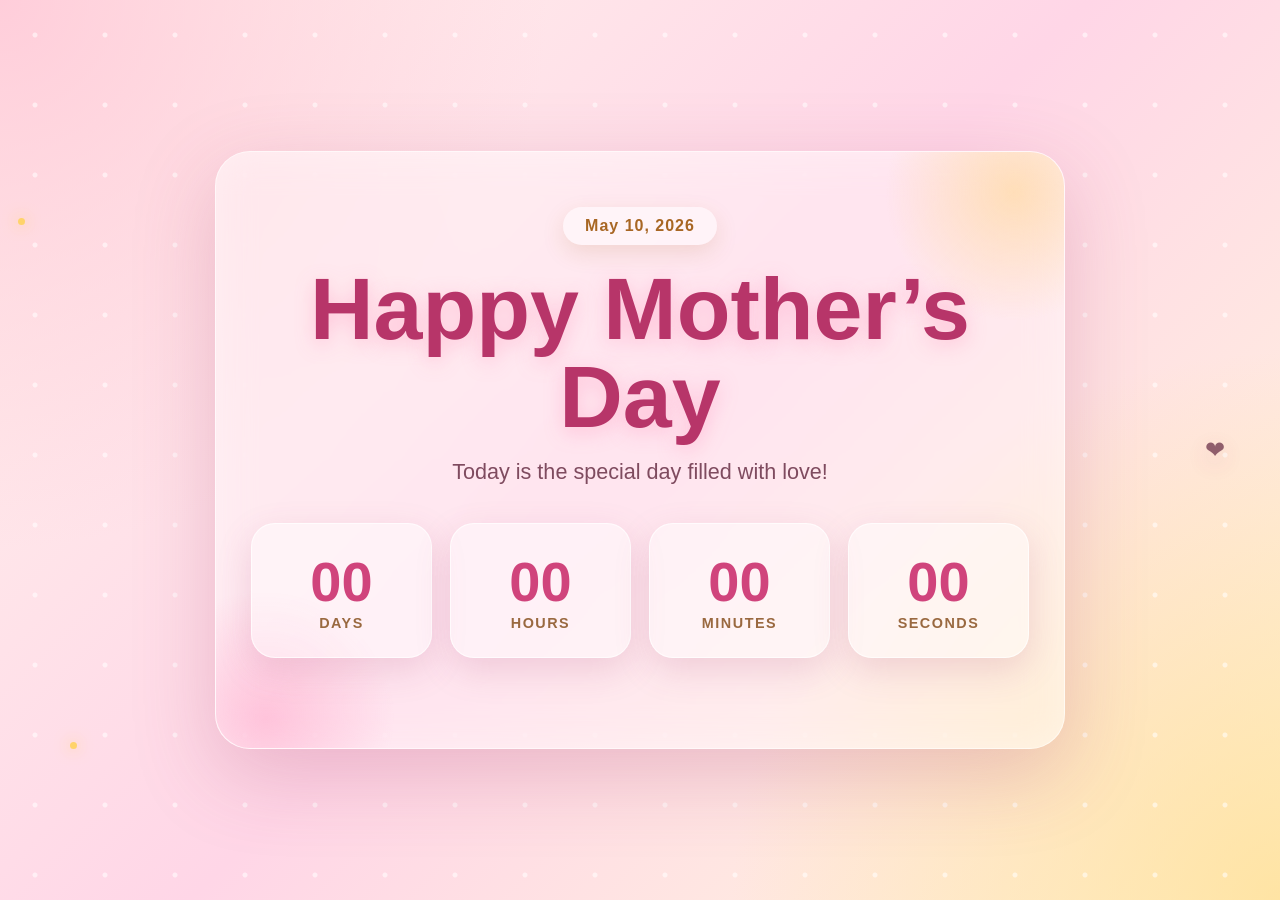
<file: index.html>
<!DOCTYPE html>
<html lang="en">

<head>
  <meta charset="UTF-8" />
  <meta name="viewport" content="width=device-width, initial-scale=1.0" />
  <title>Happy Mother’s Day</title>

  <style>
    * {
      margin: 0;
      padding: 0;
      box-sizing: border-box;
      font-family: "Poppins", "Segoe UI", sans-serif;
    }

    body {
      min-height: 100vh;
      overflow-x: hidden;
      background:
        radial-gradient(circle at top left, rgba(255, 196, 214, 0.8), transparent 35%),
        radial-gradient(circle at bottom right, rgba(255, 219, 140, 0.7), transparent 35%),
        linear-gradient(135deg, #fff4ec, #ffd6e7, #fff8dc);
      display: flex;
      align-items: center;
      justify-content: center;
      padding: 25px;
      color: #6b3048;
    }

    body::before {
      content: "";
      position: fixed;
      inset: 0;
      background:
        radial-gradient(circle, rgba(255, 255, 255, 0.55) 0 2px, transparent 3px);
      background-size: 70px 70px;
      animation: glowMove 10s linear infinite;
      pointer-events: none;
    }

    @keyframes glowMove {
      from {
        background-position: 0 0;
      }

      to {
        background-position: 70px 70px;
      }
    }

    .page {
      width: 100%;
      max-width: 980px;
      min-height: 620px;
      position: relative;
      display: flex;
      align-items: center;
      justify-content: center;
      animation: fadeIn 1.4s ease forwards;
      opacity: 0;
    }

    @keyframes fadeIn {
      from {
        opacity: 0;
        transform: translateY(25px);
      }

      to {
        opacity: 1;
        transform: translateY(0);
      }
    }

    .card {
      width: 100%;
      max-width: 850px;
      padding: 55px 35px;
      text-align: center;
      border-radius: 35px;
      background: rgba(255, 255, 255, 0.35);
      border: 1px solid rgba(255, 255, 255, 0.65);
      box-shadow:
        0 25px 80px rgba(170, 70, 110, 0.25),
        inset 0 0 35px rgba(255, 255, 255, 0.35);
      backdrop-filter: blur(18px);
      position: relative;
      overflow: hidden;
      z-index: 2;
    }

    .card::before {
      content: "";
      position: absolute;
      width: 260px;
      height: 260px;
      background: radial-gradient(circle, rgba(255, 215, 140, 0.55), transparent 70%);
      top: -90px;
      right: -80px;
      border-radius: 50%;
    }

    .card::after {
      content: "";
      position: absolute;
      width: 260px;
      height: 260px;
      background: radial-gradient(circle, rgba(255, 130, 180, 0.35), transparent 70%);
      bottom: -100px;
      left: -80px;
      border-radius: 50%;
    }

    .content {
      position: relative;
      z-index: 3;
    }

    .badge {
      display: inline-block;
      padding: 10px 22px;
      margin-bottom: 20px;
      border-radius: 999px;
      background: rgba(255, 255, 255, 0.5);
      color: #a86623;
      font-weight: 600;
      letter-spacing: 1px;
      box-shadow: 0 8px 22px rgba(166, 102, 35, 0.15);
    }

    h1 {
      font-size: clamp(2.7rem, 7vw, 5.5rem);
      line-height: 1;
      color: #b73569;
      text-shadow: 0 5px 20px rgba(255, 120, 170, 0.35);
      margin-bottom: 18px;
    }

    .subtitle {
      font-size: clamp(1rem, 2.5vw, 1.35rem);
      color: #7f4b5f;
      margin-bottom: 38px;
    }

    .countdown {
      display: grid;
      grid-template-columns: repeat(4, 1fr);
      gap: 18px;
      margin-bottom: 35px;
    }

    .time-box {
      padding: 25px 12px;
      border-radius: 24px;
      background: rgba(255, 255, 255, 0.45);
      border: 1px solid rgba(255, 255, 255, 0.7);
      box-shadow: 0 12px 35px rgba(173, 70, 115, 0.18);
      transition: 0.3s ease;
    }

    .time-box:hover {
      transform: translateY(-8px);
      box-shadow: 0 18px 45px rgba(173, 70, 115, 0.25);
    }

    .time-box span {
      display: block;
      font-size: clamp(2rem, 5vw, 3.5rem);
      font-weight: 800;
      color: #d0447c;
    }

    .time-box small {
      font-size: 0.9rem;
      color: #9a6940;
      text-transform: uppercase;
      letter-spacing: 1.5px;
      font-weight: 700;
    }



    @keyframes pop {
      0% {
        transform: scale(0.92);
      }

      60% {
        transform: scale(1.03);
      }

      100% {
        transform: scale(1);
      }
    }



    .floating {
      position: fixed;
      pointer-events: none;
      z-index: 1;
      animation: floatUp linear infinite;
      opacity: 0.75;
      filter: drop-shadow(0 8px 12px rgba(180, 60, 110, 0.25));
    }

    @keyframes floatUp {
      from {
        transform: translateY(110vh) rotate(0deg);
        opacity: 0;
      }

      15% {
        opacity: 0.8;
      }

      85% {
        opacity: 0.8;
      }

      to {
        transform: translateY(-15vh) rotate(360deg);
        opacity: 0;
      }
    }

    .sparkle {
      position: fixed;
      width: 7px;
      height: 7px;
      background: #ffd36a;
      border-radius: 50%;
      box-shadow: 0 0 15px #ffd36a;
      animation: sparkle 3s infinite ease-in-out;
      z-index: 1;
    }

    @keyframes sparkle {

      0%,
      100% {
        transform: scale(0.4);
        opacity: 0.3;
      }

      50% {
        transform: scale(1.3);
        opacity: 1;
      }
    }

    @media (max-width: 720px) {
      .card {
        padding: 42px 20px;
        border-radius: 28px;
      }

      .countdown {
        grid-template-columns: repeat(2, 1fr);
        gap: 14px;
      }

      .time-box {
        padding: 22px 8px;
      }
    }

    @media (max-width: 390px) {
      .countdown {
        grid-template-columns: 1fr;
      }

      button {
        width: 100%;
      }
    }
  </style>
</head>

<body>
  <div class="page">
    <main class="card">
      <div class="content">
        <div class="badge">May 10, 2026</div>

        <h1>Happy Mother’s Day</h1>

        <p class="subtitle">
          Counting down to a special day filled with love
        </p>

        <section class="countdown">
          <div class="time-box">
            <span id="days">00</span>
            <small>Days</small>
          </div>

          <div class="time-box">
            <span id="hours">00</span>
            <small>Hours</small>
          </div>

          <div class="time-box">
            <span id="minutes">00</span>
            <small>Minutes</small>
          </div>

          <div class="time-box">
            <span id="seconds">00</span>
            <small>Seconds</small>
          </div>
        </section>

      </div>
  </div>
  </main>
  </div>


  <script src="src/js/countdown.js">

  </script>
</body>

</html>
</file>
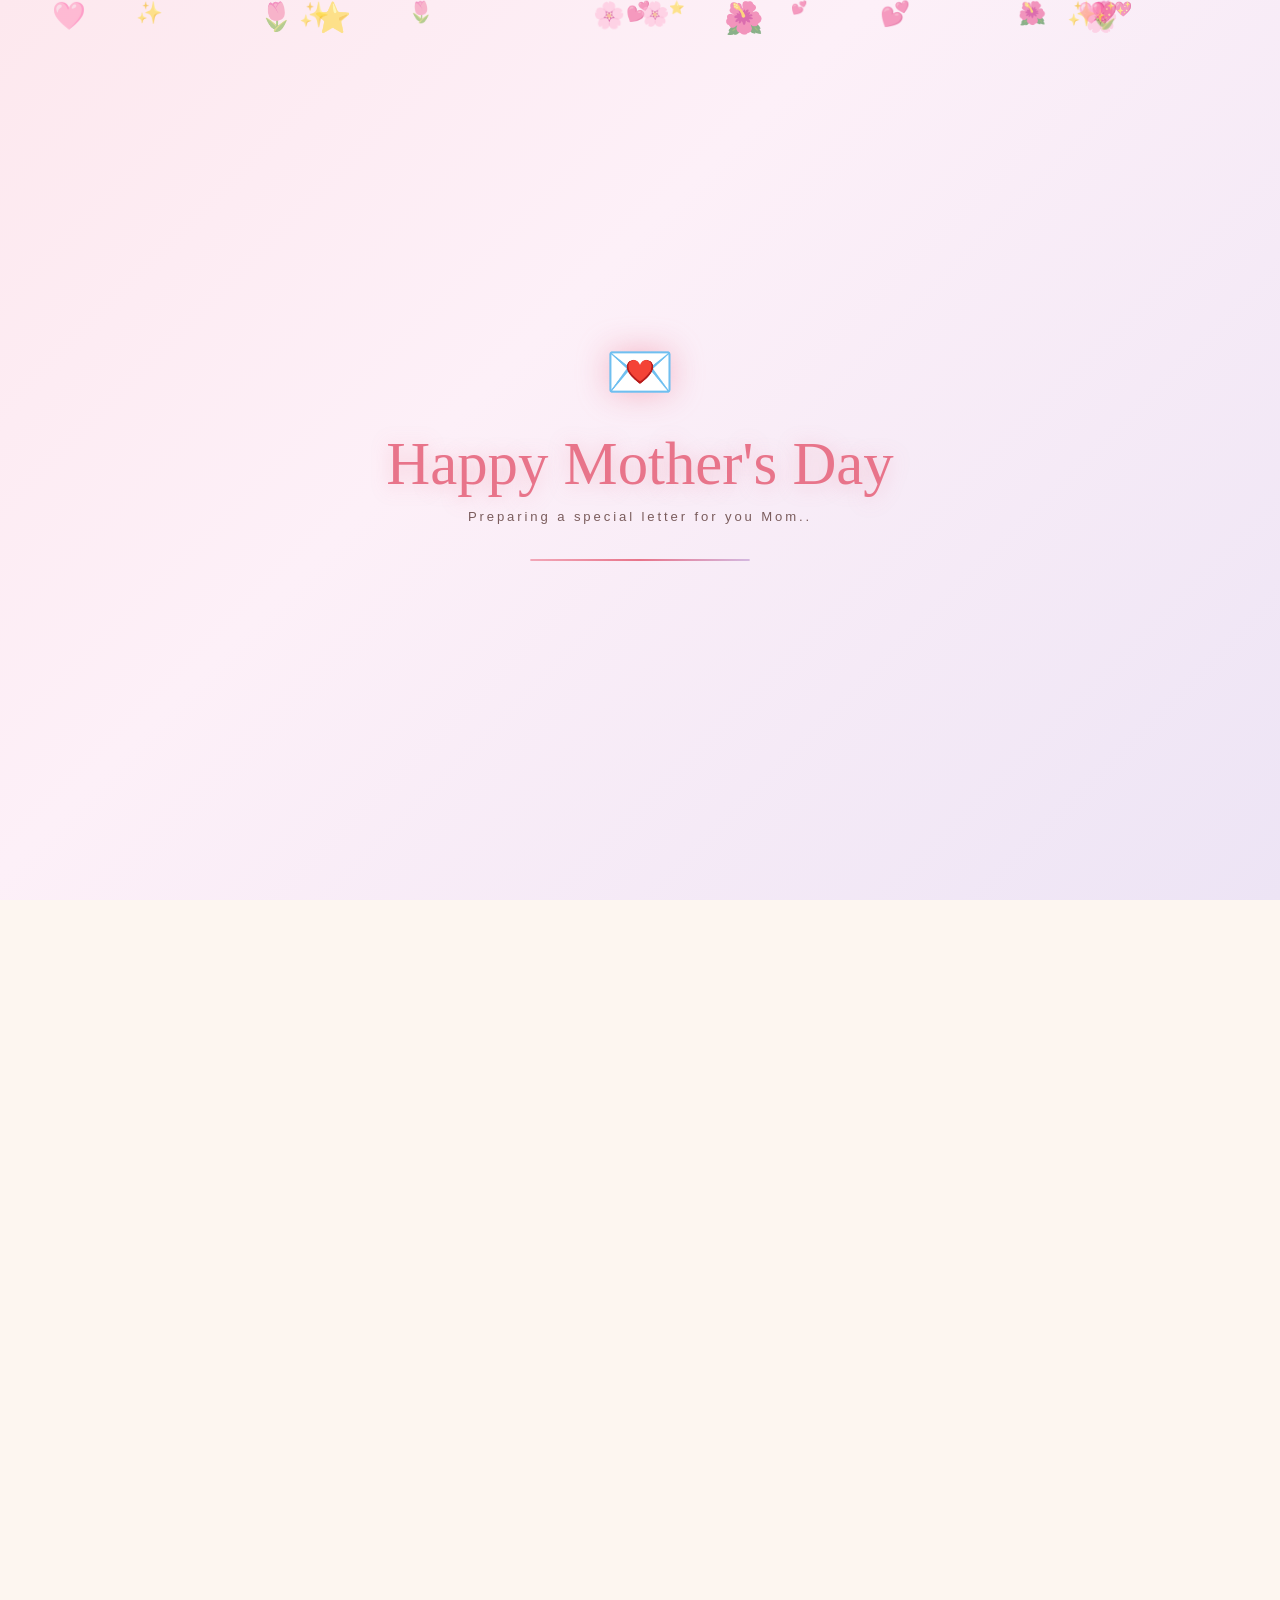
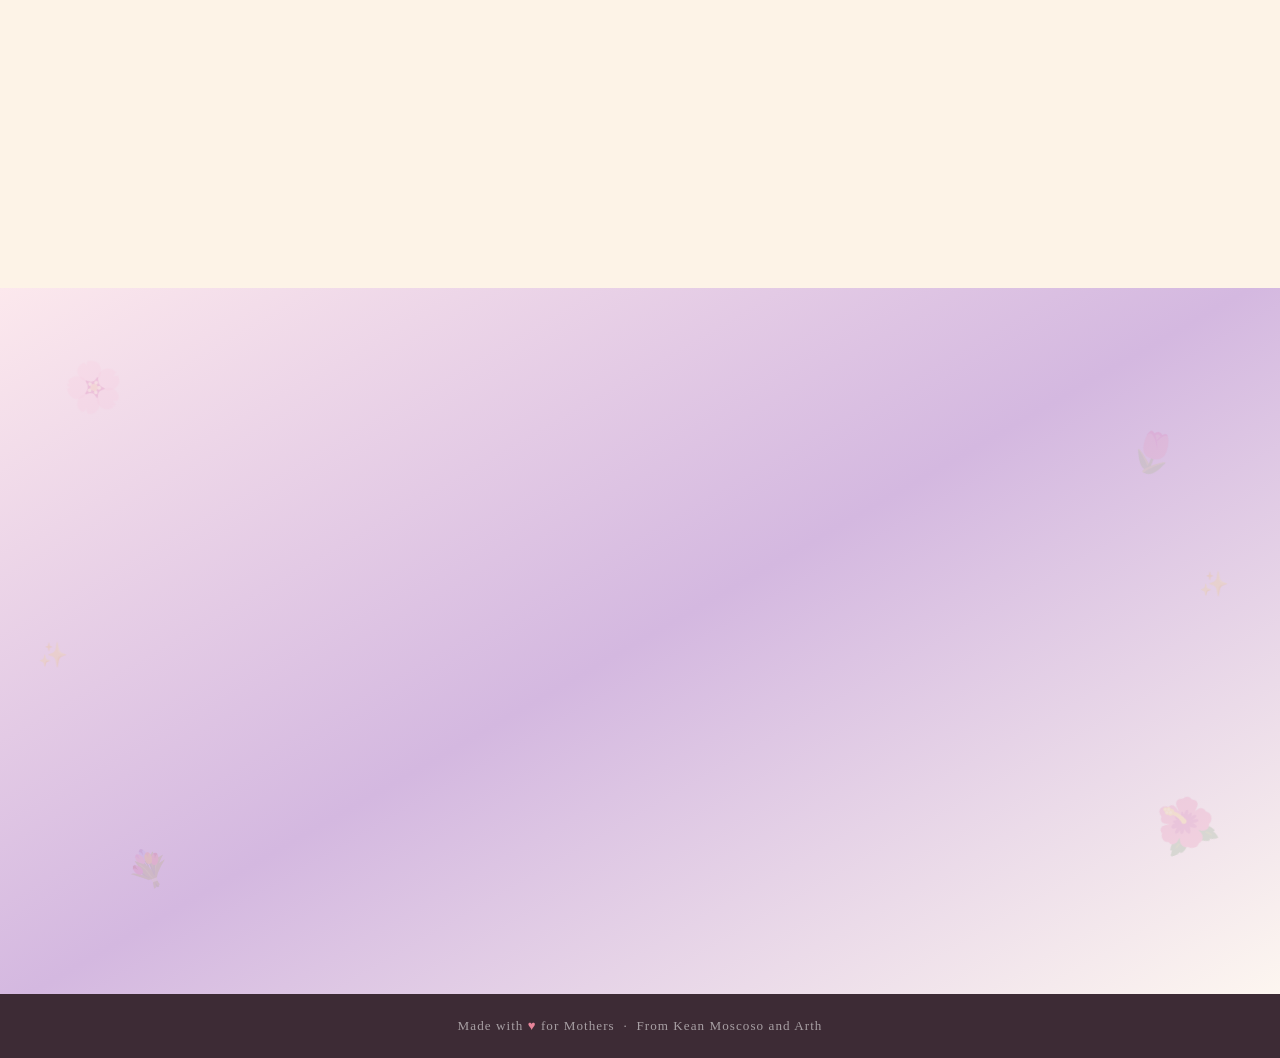
<file: happymothersday.html>
<!DOCTYPE html>
<html lang="en" class="intro-scroll">

<head>
    <meta charset="UTF-8">
    <meta name="viewport" content="width=device-width, initial-scale=1.0">
    <title>Happy Mother's Day</title>
    <link
        href="https://fonts.googleapis.com/css2?family=Playfair+Display:ital,wght@0,400;0,600;0,700;1,400;1,600&family=Lato:wght@300;400;700&family=Dancing+Script:wght@400;600;700&display=swap"
        rel="stylesheet">
    <link rel="stylesheet" href="/src/css/styles.css" />

</head>

<style>

</style>

<body class="intro">




    <nav>
        <div class="nav-inner">
            <div class="nav-brand">Mother's Day</div>
            <button class="nav-toggle" id="navToggle" type="button" aria-label="Open menu" aria-expanded="false">
                <span></span>
                <span></span>
                <span></span>
            </button>
            <ul class="nav-links" id="navLinks">
                <li><a href="#letter">Letter</a></li>
                <li><a href="#appreciation">Tribute</a></li>
                <li><a href="#final">Greeting</a></li>
            </ul>
        </div>
    </nav>

    <canvas id="particles-canvas"></canvas>


    <div id="loading">
        <div class="petals-wrap" id="petals-load"></div>
        <div class="loading-icon">💌</div>
        <div class="loading-title">Happy Mother's Day</div>
        <p class="loading-sub">Preparing a special letter for you Mom..</p>
        <div class="loading-bar-wrap">
            <div class="loading-bar"></div>
        </div>
    </div>


    <div id="page-envelope">
        <span class="float-deco" style="top:9%;left:7%;font-size:1.4rem;animation-delay:0s">🌸</span>
        <span class="float-deco" style="top:18%;right:9%;font-size:1rem;animation-delay:1s">💕</span>
        <span class="float-deco" style="bottom:14%;left:11%;font-size:1.2rem;animation-delay:.5s">🌷</span>
        <span class="float-deco" style="bottom:18%;right:7%;font-size:.9rem;animation-delay:1.5s">✨</span>
        <span class="float-deco" style="top:42%;left:3%;font-size:1.3rem;animation-delay:2s">🌺</span>
        <span class="float-deco" style="top:36%;right:4%;font-size:1rem;animation-delay:.8s">💖</span>

        <p class="env-title">A Special Letter For You</p>
        <p class="env-sub">From someone who cares deeply</p>

        <div class="env-scene" id="envScene">
            <canvas id="sparkle-canvas"></canvas>

            <div class="env-bob" id="envBob">
                <div class="env-body-wrap" id="envBody">

                    <!-- Main envelope box -->
                    <div class="env-box" id="envBox">

                        <!-- Bottom fold SVG -->
                        <svg class="env-bottom-fold" viewBox="0 0 400 220" preserveAspectRatio="none"
                            xmlns="http://www.w3.org/2000/svg">
                            <!-- left triangle fold -->
                            <polygon points="0,220 0,0 200,130" fill="rgba(232,116,138,0.1)" />
                            <!-- right triangle fold -->
                            <polygon points="400,220 400,0 200,130" fill="rgba(232,116,138,0.08)" />
                            <!-- bottom triangle fold -->
                            <polygon points="0,220 400,220 200,100" fill="rgba(232,116,138,0.12)" />
                            <!-- center diamond highlight -->
                            <polygon points="0,220 200,100 400,220" fill="rgba(255,255,255,0.12)" />
                        </svg>

                        <!-- Address area -->
                        <div class="env-address">
                            <div class="env-address-name">Happy Mothers Days</div>
                        </div>

                        <!-- Heart burst surprise -->
                        <div class="burst-heart-center" id="burstCenter">💖</div>

                        <!-- Flying hearts (positions set via JS) -->
                        <div id="heartBurst"></div>
                        <div id="driftHearts"></div>

                        <!-- Torn edge that appears after tear -->
                        <div class="env-torn-edge" id="tornEdge">
                            <svg viewBox="0 0 400 20" preserveAspectRatio="none" xmlns="http://www.w3.org/2000/svg"
                                style="width:100%;height:20px;">
                                <path d="M0,0 L12,8 L24,2 L38,12 L52,4 L65,10 L78,3 L93,14 L108,5 L120,11 L134,2 
                       L148,9 L162,3 L177,13 L192,4 L206,10 L220,1 L234,8 L248,3 L263,11 L278,5 
                       L292,13 L308,2 L322,9 L336,3 L350,12 L364,4 L378,10 L390,5 L400,8 L400,20 L0,20 Z"
                                    fill="#fce0ea" stroke="rgba(232,116,138,0.4)" stroke-width=".8" />
                            </svg>
                        </div>

                        <!-- TOP TEAR STRIP -->
                        <div class="env-top-strip" id="topStrip">
                            <!-- dashed perforation line -->
                            <div class="perf-line"></div>
                            <!-- jagged bottom of strip -->
                            <svg class="tear-edge" viewBox="0 0 400 12" preserveAspectRatio="none"
                                xmlns="http://www.w3.org/2000/svg" style="width:100%;height:12px;">
                                <path d="M0,12 L0,6 L10,10 L20,4 L32,9 L44,2 L56,8 L68,3 L80,10 L92,4 L104,9 
                       L116,2 L128,7 L140,3 L152,10 L164,5 L176,9 L188,1 L200,7 L212,3 L224,10 
                       L236,4 L248,8 L260,2 L272,9 L284,4 L296,10 L308,3 L320,8 L332,2 L344,9 
                       L356,4 L368,10 L380,3 L392,8 L400,6 L400,12 Z" fill="#fce0ea" />
                            </svg>
                            <!-- scratch text & arrow -->
                            <span class="scratch-text">✂ scratch to open ✂</span>
                            <span class="scratch-arrow">›</span>
                        </div>

                    </div><!-- env-box -->
                </div><!-- env-body-wrap -->
            </div><!-- env-bob -->

            <!-- Confetti container -->
            <div class="confetti-wrap" id="confettiWrap"></div>
        </div><!-- env-scene -->

        <p class="env-hint" id="envHint">✦ Click the envelope to scratch it open ✦</p>
    </div>

    <!-- HERO -->
    <section class="hero" id="home">
        <div class="hero-bg" id="heroBg"></div>
        <div class="hero-content">
            <div class="hero-tag">✦ A Special Tribute ✦</div>
            <h1>Happy <span>Mother's</span><br>Day</h1>
            <p>A heartfelt letter for the most loving and special person in our lives — the woman whose love,
                sacrifices, and guidance shaped us into who we are</p>
            <a href="#letter" class="btn-primary">Read the Letter ↓</a>
        </div>
        <div class="floral-divider"></div>
    </section>

    <!-- LETTER -->
    <section class="section-letter" id="letter">
        <div class="section-inner">
            <p class="section-label reveal">✦ Written with Love ✦</p>
            <h2 class="section-title reveal">A Letter For all Mothers</h2>
            <p class="section-sub reveal">From Kean Moscoso and Arth</p>
            <div class="letter-card reveal">
                <div class="letter-corner lc-tl">🌸</div>
                <div class="letter-corner lc-tr">🌷</div>
                <div class="letter-corner lc-bl">🌺</div>
                <div class="letter-corner lc-br">💐</div>

                <span class="letter-date">May 10, 2026</span>

                <div class="letter-body">
                    <p>Happy Mother's Day!</p>
                    <p>Today is a special day to honor every mother who gives love, care, patience, and strength to her
                        family. A mother’s love is one of the most beautiful gifts in life. It is full of kindness,
                        sacrifice, understanding, and comfort. Mothers are the people who guide us, protect us, and
                        support us even when life becomes difficult.</p>

                    <p>To all mothers, thank you for your endless love. Thank you for waking up every day and doing your
                        best for your family. Thank you for the sacrifices you make, even the ones that people do not
                        always see. Thank you for your patience when things are hard, your smile when others need hope,
                        and your strength when everyone else feels weak.</p>
                    <p>Thank you for being such a wonderful person. Your warmth, dedication, and gentle spirit deserve
                        recognition
                        and appreciation. I hope this Mother's Day brings you countless reasons to smile and reminds you
                        of how
                        valuable and amazing you are. May your heart always be filled with peace, your home filled with
                        happiness,
                        and your life surrounded by people who genuinely care about you.</p>
                    <p>A mother’s heart is truly special. She can carry many worries but still show love. She can be
                        tired but still care for everyone. She can face many challenges but still choose to stay strong
                        for her children and family. That kind of love is priceless and deserves to be appreciated every
                        single day, not only on Mother’s Day.</p>
                    <p>To the mothers who work hard, take care of their homes, raise their children, support their
                        families, and continue to love without expecting anything in return, you are truly amazing. Your
                        effort, kindness, and dedication make the world a better place. You are an inspiration to
                        everyone around you.</p>
                    <p>Mother’s Day reminds us to say thank you, but the truth is, one day is not enough to express how
                        much mothers mean to us. Every hug, every lesson, every word of advice, and every act of love
                        becomes a memory that stays in our hearts forever. Mothers teach us how to love, how to be
                        strong, and how to keep going in life.</p>
                    <p>To all mothers, may this day bring you happiness, peace, and love. May you feel appreciated,
                        respected, and celebrated. May your heart be filled with joy, and may you always remember how
                        important you are. You deserve all the love and blessings in the world.</p>
                    <p>My family also wants to send their warmest Mother’s Day greetings to you. They wish you good
                        health, happiness, peace, and more blessings in life. From our family to yours, we hope your
                        Mother’s Day is filled with love, joy, and beautiful moments with the people you love most.</p>
                    <p>Happy Mother’s Day to all mothers. Thank you for your love, your strength, and your beautiful
                        heart. You are truly special, and you will always be loved.</p>
                </div>
                <span class="letter-sig">From Kean Moscoso and Arth</span>

                <div class="hearts-row">💗 💗 💗 💗 💗</div>
            </div>
        </div>
    </section>


    <section class="section-appreciation" id="appreciation">
        <div class="section-inner" style="max-width:1000px;">
            <p class="section-label reveal">✦ She Is Everything ✦</p>
            <h2 class="section-title reveal">What Makes Her Extraordinary</h2>
            <p class="section-sub reveal">In every season of life, she has been all of this and more.</p>

            <div class="qualities-grid reveal">
                <div class="quality-card">
                    <span class="quality-icon">💗</span>
                    <div class="quality-title">Loving</div>
                    <div class="quality-desc">A mother’s love is a priceless gift that brings warmth, comfort, and meaning to every home.</div>
                </div>
                <div class="quality-card">
                    <span class="quality-icon">🏔️</span>
                    <div class="quality-title">Strong</div>
                    <div class="quality-desc">A mother’s strength is shown through her patience, sacrifice, and unwavering dedication.</div>
                </div>
                <div class="quality-card">
                    <span class="quality-icon">🕊️</span>
                    <div class="quality-title">Patient</div>
                    <div class="quality-desc">A mother’s focus is always guided by the well-being, happiness, and future of her family.
                    </div>
                </div>
                <div class="quality-card">
                    <span class="quality-icon">🌷</span>
                    <div class="quality-title">Caring</div>
                    <div class="quality-desc">A mother’s caring heart provides support, kindness, and comfort in every moment.</div>
                </div>
                <div class="quality-card">
                    <span class="quality-icon">✨</span>
                    <div class="quality-title">Inspiring</div>
                    <div class="quality-desc">A mother’s love and strength inspire us to become better, kinder, and more grateful individuals.
                    </div>
                </div>
            </div>
        </div>
    </section>


    <section class="section-final" id="final">
        <div class="floating-flowers" style="top:10%;left:5%;transform:rotate(-15deg);font-size:3rem;">🌸</div>
        <div class="floating-flowers" style="top:20%;right:8%;transform:rotate(20deg);font-size:2.5rem;">🌷</div>
        <div class="floating-flowers" style="bottom:15%;left:10%;transform:rotate(10deg);font-size:2rem;">💐</div>
        <div class="floating-flowers" style="bottom:20%;right:5%;transform:rotate(-20deg);font-size:3rem;">🌺</div>
        <div class="floating-flowers" style="top:50%;left:3%;font-size:1.5rem;">✨</div>
        <div class="floating-flowers" style="top:40%;right:4%;font-size:1.5rem;">✨</div>

        <div style="position:relative;z-index:1;">
            <div class="sparkle-row reveal">✨ 🌸 💗 🌸 ✨</div>
            <span class="final-title reveal">Happy Mother's Day</span>
            <p class="final-message reveal">
                "Thank you for your endless love, silent sacrifices, and unwavering care.<br>
                You are truly loved, deeply appreciated, and forever treasured.<br>
                <em>Happy Mother's Day.</em>"
            </p>
            <div style="margin-bottom:2rem;" class="reveal">
                <span
                    style="font-family:'Playfair Display',serif;font-size:1rem;color:var(--textl);letter-spacing:.05em;">
                    By: </span>
                <span style="font-family:'Dancing Script',cursive;font-size:1.3rem;color:var(--rose);">Kean Moscoso and Arth
                    💗</span>
                <div id="burstContainer" style="position:absolute;inset:0;pointer-events:none;overflow:hidden;"></div>
    </section>

    <footer>
        <p>Made with <span>♥</span> for Mothers &nbsp;·&nbsp; From Kean Moscoso and Arth</p>
    </footer>

<script>
   if (localStorage.getItem("surpriseUnlocked") !== "yes") {
    window.location.replace("/");
   }else {
    // clear the flag so it doesn't persist on future visits
    localStorage.removeItem("surpriseUnlocked");
   }
</script>

    <script src="/src/js/script.js"></script>

</body>

</html>
</file>
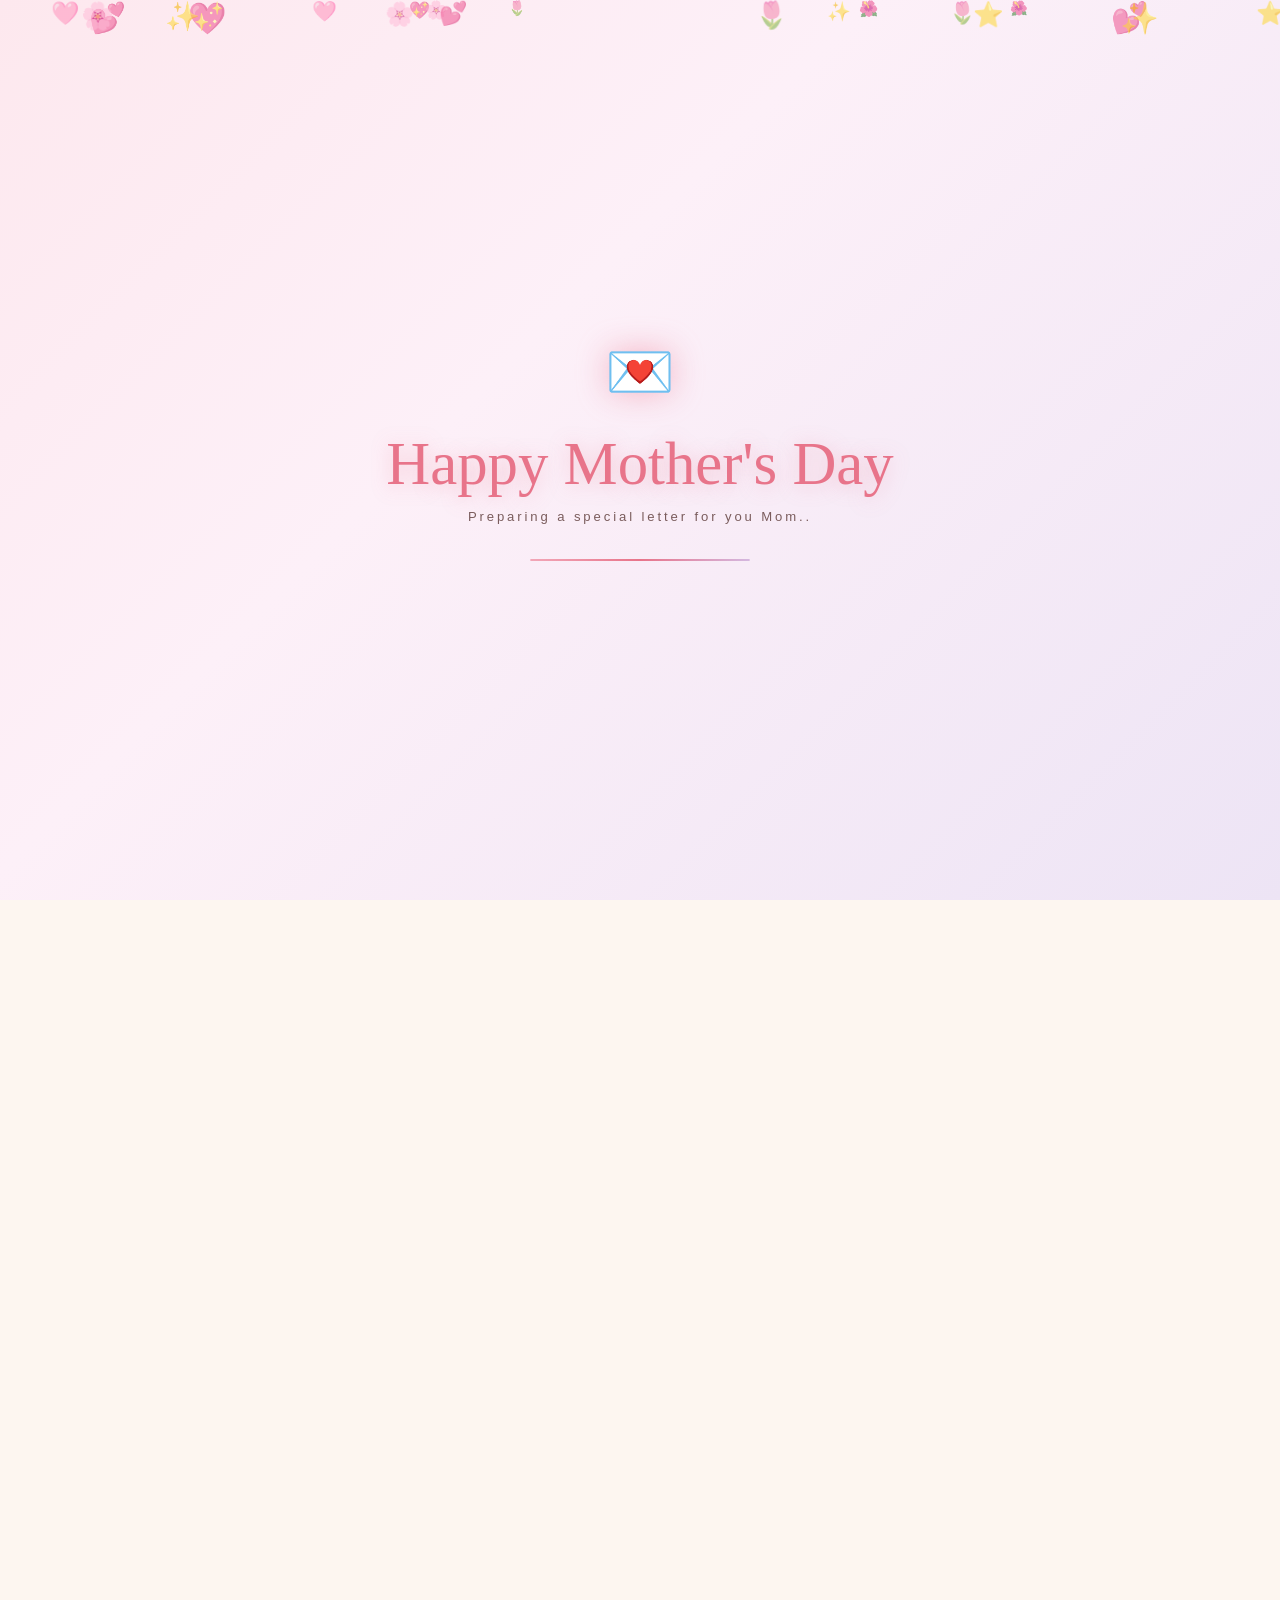
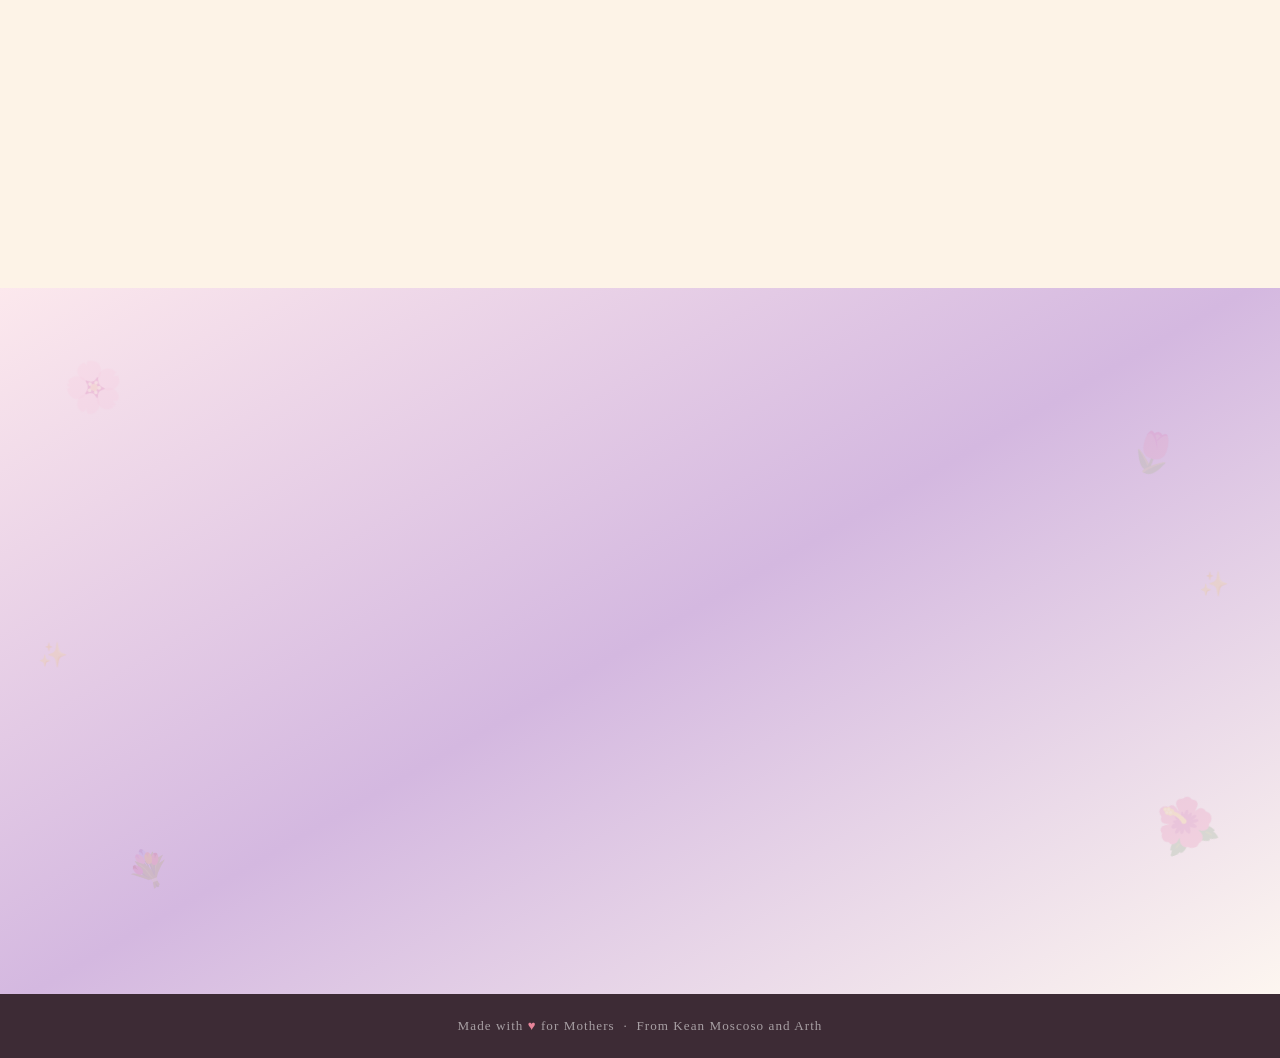
<file: public/secret/happymothersday.html>
<!DOCTYPE html>
<html lang="en" class="intro-scroll">

<head>
    <meta charset="UTF-8">
    <meta name="viewport" content="width=device-width, initial-scale=1.0">
    <title>Happy Mother's Day</title>
    <link
        href="https://fonts.googleapis.com/css2?family=Playfair+Display:ital,wght@0,400;0,600;0,700;1,400;1,600&family=Lato:wght@300;400;700&family=Dancing+Script:wght@400;600;700&display=swap"
        rel="stylesheet">
    <link rel="stylesheet" href="/src/css/styles.css" />

</head>

<style>

</style>

<body class="intro">




    <nav>
        <div class="nav-inner">
            <div class="nav-brand">Mother's Day</div>
            <button class="nav-toggle" id="navToggle" type="button" aria-label="Open menu" aria-expanded="false">
                <span></span>
                <span></span>
                <span></span>
            </button>
            <ul class="nav-links" id="navLinks">
                <li><a href="#letter">Letter</a></li>
                <li><a href="#appreciation">Tribute</a></li>
                <li><a href="#final">Greeting</a></li>
            </ul>
        </div>
    </nav>

    <canvas id="particles-canvas"></canvas>


    <div id="loading">
        <div class="petals-wrap" id="petals-load"></div>
        <div class="loading-icon">💌</div>
        <div class="loading-title">Happy Mother's Day</div>
        <p class="loading-sub">Preparing a special letter for you Mom..</p>
        <div class="loading-bar-wrap">
            <div class="loading-bar"></div>
        </div>
    </div>


    <div id="page-envelope">
        <span class="float-deco" style="top:9%;left:7%;font-size:1.4rem;animation-delay:0s">🌸</span>
        <span class="float-deco" style="top:18%;right:9%;font-size:1rem;animation-delay:1s">💕</span>
        <span class="float-deco" style="bottom:14%;left:11%;font-size:1.2rem;animation-delay:.5s">🌷</span>
        <span class="float-deco" style="bottom:18%;right:7%;font-size:.9rem;animation-delay:1.5s">✨</span>
        <span class="float-deco" style="top:42%;left:3%;font-size:1.3rem;animation-delay:2s">🌺</span>
        <span class="float-deco" style="top:36%;right:4%;font-size:1rem;animation-delay:.8s">💖</span>

        <p class="env-title">A Special Letter For You</p>
        <p class="env-sub">From someone who cares deeply</p>

        <div class="env-scene" id="envScene">
            <canvas id="sparkle-canvas"></canvas>

            <div class="env-bob" id="envBob">
                <div class="env-body-wrap" id="envBody">

                    <!-- Main envelope box -->
                    <div class="env-box" id="envBox">

                        <!-- Bottom fold SVG -->
                        <svg class="env-bottom-fold" viewBox="0 0 400 220" preserveAspectRatio="none"
                            xmlns="http://www.w3.org/2000/svg">
                            <!-- left triangle fold -->
                            <polygon points="0,220 0,0 200,130" fill="rgba(232,116,138,0.1)" />
                            <!-- right triangle fold -->
                            <polygon points="400,220 400,0 200,130" fill="rgba(232,116,138,0.08)" />
                            <!-- bottom triangle fold -->
                            <polygon points="0,220 400,220 200,100" fill="rgba(232,116,138,0.12)" />
                            <!-- center diamond highlight -->
                            <polygon points="0,220 200,100 400,220" fill="rgba(255,255,255,0.12)" />
                        </svg>

                        <!-- Address area -->
                        <div class="env-address">
                            <div class="env-address-name">happy Mothers Days</div>
                        </div>

                        <!-- Heart burst surprise -->
                        <div class="burst-heart-center" id="burstCenter">💖</div>

                        <!-- Flying hearts (positions set via JS) -->
                        <div id="heartBurst"></div>
                        <div id="driftHearts"></div>

                        <!-- Torn edge that appears after tear -->
                        <div class="env-torn-edge" id="tornEdge">
                            <svg viewBox="0 0 400 20" preserveAspectRatio="none" xmlns="http://www.w3.org/2000/svg"
                                style="width:100%;height:20px;">
                                <path d="M0,0 L12,8 L24,2 L38,12 L52,4 L65,10 L78,3 L93,14 L108,5 L120,11 L134,2 
                       L148,9 L162,3 L177,13 L192,4 L206,10 L220,1 L234,8 L248,3 L263,11 L278,5 
                       L292,13 L308,2 L322,9 L336,3 L350,12 L364,4 L378,10 L390,5 L400,8 L400,20 L0,20 Z"
                                    fill="#fce0ea" stroke="rgba(232,116,138,0.4)" stroke-width=".8" />
                            </svg>
                        </div>

                        <!-- TOP TEAR STRIP -->
                        <div class="env-top-strip" id="topStrip">
                            <!-- dashed perforation line -->
                            <div class="perf-line"></div>
                            <!-- jagged bottom of strip -->
                            <svg class="tear-edge" viewBox="0 0 400 12" preserveAspectRatio="none"
                                xmlns="http://www.w3.org/2000/svg" style="width:100%;height:12px;">
                                <path d="M0,12 L0,6 L10,10 L20,4 L32,9 L44,2 L56,8 L68,3 L80,10 L92,4 L104,9 
                       L116,2 L128,7 L140,3 L152,10 L164,5 L176,9 L188,1 L200,7 L212,3 L224,10 
                       L236,4 L248,8 L260,2 L272,9 L284,4 L296,10 L308,3 L320,8 L332,2 L344,9 
                       L356,4 L368,10 L380,3 L392,8 L400,6 L400,12 Z" fill="#fce0ea" />
                            </svg>
                            <!-- scratch text & arrow -->
                            <span class="scratch-text">✂ scratch to open ✂</span>
                            <span class="scratch-arrow">›</span>
                        </div>

                    </div><!-- env-box -->
                </div><!-- env-body-wrap -->
            </div><!-- env-bob -->

            <!-- Confetti container -->
            <div class="confetti-wrap" id="confettiWrap"></div>
        </div><!-- env-scene -->

        <p class="env-hint" id="envHint">✦ Click the envelope to scratch it open ✦</p>
    </div>

    <!-- HERO -->
    <section class="hero" id="home">
        <div class="hero-bg" id="heroBg"></div>
        <div class="hero-content">
            <div class="hero-tag">✦ A Special Tribute ✦</div>
            <h1>Happy <span>Mother's</span><br>Day</h1>
            <p>A heartfelt letter for the most loving and special person in our lives — the woman whose love,
                sacrifices, and guidance shaped us into who we are</p>
            <a href="#letter" class="btn-primary">Read the Letter ↓</a>
        </div>
        <div class="floral-divider"></div>
    </section>

    <!-- LETTER -->
    <section class="section-letter" id="letter">
        <div class="section-inner">
            <p class="section-label reveal">✦ Written with Love ✦</p>
            <h2 class="section-title reveal">A Letter For all Mothers</h2>
            <p class="section-sub reveal">From Kean Moscoso and Arth</p>
            <div class="letter-card reveal">
                <div class="letter-corner lc-tl">🌸</div>
                <div class="letter-corner lc-tr">🌷</div>
                <div class="letter-corner lc-bl">🌺</div>
                <div class="letter-corner lc-br">💐</div>

                <span class="letter-date">May 10, 2026</span>

                <div class="letter-body">
                    <p>Happy Mother's Day!</p>
                    <p>Today is a special day to honor every mother who gives love, care, patience, and strength to her
                        family. A mother’s love is one of the most beautiful gifts in life. It is full of kindness,
                        sacrifice, understanding, and comfort. Mothers are the people who guide us, protect us, and
                        support us even when life becomes difficult.</p>

                    <p>To all mothers, thank you for your endless love. Thank you for waking up every day and doing your
                        best for your family. Thank you for the sacrifices you make, even the ones that people do not
                        always see. Thank you for your patience when things are hard, your smile when others need hope,
                        and your strength when everyone else feels weak.</p>
                    <p>Thank you for being such a wonderful person. Your warmth, dedication, and gentle spirit deserve
                        recognition
                        and appreciation. I hope this Mother's Day brings you countless reasons to smile and reminds you
                        of how
                        valuable and amazing you are. May your heart always be filled with peace, your home filled with
                        happiness,
                        and your life surrounded by people who genuinely care about you.</p>
                    <p>A mother’s heart is truly special. She can carry many worries but still show love. She can be
                        tired but still care for everyone. She can face many challenges but still choose to stay strong
                        for her children and family. That kind of love is priceless and deserves to be appreciated every
                        single day, not only on Mother’s Day.</p>
                    <p>To the mothers who work hard, take care of their homes, raise their children, support their
                        families, and continue to love without expecting anything in return, you are truly amazing. Your
                        effort, kindness, and dedication make the world a better place. You are an inspiration to
                        everyone around you.</p>
                    <p>Mother’s Day reminds us to say thank you, but the truth is, one day is not enough to express how
                        much mothers mean to us. Every hug, every lesson, every word of advice, and every act of love
                        becomes a memory that stays in our hearts forever. Mothers teach us how to love, how to be
                        strong, and how to keep going in life.</p>
                    <p>To all mothers, may this day bring you happiness, peace, and love. May you feel appreciated,
                        respected, and celebrated. May your heart be filled with joy, and may you always remember how
                        important you are. You deserve all the love and blessings in the world.</p>
                    <p>My family also wants to send their warmest Mother’s Day greetings to you. They wish you good
                        health, happiness, peace, and more blessings in life. From our family to yours, we hope your
                        Mother’s Day is filled with love, joy, and beautiful moments with the people you love most.</p>
                    <p>Happy Mother’s Day to all mothers. Thank you for your love, your strength, and your beautiful
                        heart. You are truly special, and you will always be loved.</p>
                </div>
                <span class="letter-sig">From Kean Moscoso and Arth</span>

                <div class="hearts-row">💗 💗 💗 💗 💗</div>
            </div>
        </div>
    </section>


    <section class="section-appreciation" id="appreciation">
        <div class="section-inner" style="max-width:1000px;">
            <p class="section-label reveal">✦ She Is Everything ✦</p>
            <h2 class="section-title reveal">What Makes Her Extraordinary</h2>
            <p class="section-sub reveal">In every season of life, she has been all of this and more.</p>

            <div class="qualities-grid reveal">
                <div class="quality-card">
                    <span class="quality-icon">💗</span>
                    <div class="quality-title">Loving</div>
                    <div class="quality-desc">A mother’s love is a priceless gift that brings warmth, comfort, and meaning to every home.</div>
                </div>
                <div class="quality-card">
                    <span class="quality-icon">🏔️</span>
                    <div class="quality-title">Strong</div>
                    <div class="quality-desc">A mother’s strength is shown through her patience, sacrifice, and unwavering dedication.</div>
                </div>
                <div class="quality-card">
                    <span class="quality-icon">🕊️</span>
                    <div class="quality-title">Patient</div>
                    <div class="quality-desc">A mother’s focus is always guided by the well-being, happiness, and future of her family.
                    </div>
                </div>
                <div class="quality-card">
                    <span class="quality-icon">🌷</span>
                    <div class="quality-title">Caring</div>
                    <div class="quality-desc">A mother’s caring heart provides support, kindness, and comfort in every moment.</div>
                </div>
                <div class="quality-card">
                    <span class="quality-icon">✨</span>
                    <div class="quality-title">Inspiring</div>
                    <div class="quality-desc">A mother’s love and strength inspire us to become better, kinder, and more grateful individuals.
                    </div>
                </div>
            </div>
        </div>
    </section>


    <section class="section-final" id="final">
        <div class="floating-flowers" style="top:10%;left:5%;transform:rotate(-15deg);font-size:3rem;">🌸</div>
        <div class="floating-flowers" style="top:20%;right:8%;transform:rotate(20deg);font-size:2.5rem;">🌷</div>
        <div class="floating-flowers" style="bottom:15%;left:10%;transform:rotate(10deg);font-size:2rem;">💐</div>
        <div class="floating-flowers" style="bottom:20%;right:5%;transform:rotate(-20deg);font-size:3rem;">🌺</div>
        <div class="floating-flowers" style="top:50%;left:3%;font-size:1.5rem;">✨</div>
        <div class="floating-flowers" style="top:40%;right:4%;font-size:1.5rem;">✨</div>

        <div style="position:relative;z-index:1;">
            <div class="sparkle-row reveal">✨ 🌸 💗 🌸 ✨</div>
            <span class="final-title reveal">Happy Mother's Day</span>
            <p class="final-message reveal">
                "Thank you for your endless love, silent sacrifices, and unwavering care.<br>
                You are truly loved, deeply appreciated, and forever treasured.<br>
                <em>Happy Mother's Day.</em>"
            </p>
            <div style="margin-bottom:2rem;" class="reveal">
                <span
                    style="font-family:'Playfair Display',serif;font-size:1rem;color:var(--textl);letter-spacing:.05em;">
                    By: </span>
                <span style="font-family:'Dancing Script',cursive;font-size:1.3rem;color:var(--rose);">Kean Moscoso and Arth
                    💗</span>
                <div id="burstContainer" style="position:absolute;inset:0;pointer-events:none;overflow:hidden;"></div>
    </section>

    <footer>
        <p>Made with <span>♥</span> for Mothers &nbsp;·&nbsp; From Kean Moscoso and Arth</p>
    </footer>



    <script src="/src/js/script.js"></script>

</body>

</html>
</file>
<file: src/css/styles.css>
* {
    margin: 0;
    padding: 0;
    box-sizing: border-box;
}

:root {
    --blush: #f7c5d0;
    --blush2: #f9d5df;
    --blush3: #fce8ed;
    --cream: #fff8f0;
    --cream2: #fdf3e7;
    --gold: #c9a84c;
    --gold2: #e6c97a;
    --gold3: #f5e8c0;
    --lavender: #e8dff5;
    --lavender2: #d4c5ee;
    --rose: #d4607a;
    --rose2: #e8859a;
    --text: #3d2b35;
    --text2: #6b4a57;
    --textl: #9b7888;
}

html {
    scroll-behavior: smooth;
}

body {
    font-family: 'Lato', sans-serif;
    background: var(--cream);
    color: var(--text);
    overflow-x: hidden;
}


nav {
    position: fixed;
    top: 0;
    left: 0;
    right: 0;
    z-index: 100;
    background: rgba(255, 248, 240, 0.92);
    backdrop-filter: blur(12px);
    border-bottom: 1px solid rgba(201, 168, 76, 0.2);
    padding: 0 2rem;
}

.nav-inner {
    max-width: 1100px;
    margin: 0 auto;
    display: flex;
    align-items: center;
    justify-content: space-between;
    height: 60px;
}

.nav-brand {
    font-family: 'Dancing Script', cursive;
    font-size: 1.5rem;
    color: var(--rose);
    letter-spacing: .02em;
}

.nav-links {
    display: flex;
    gap: 2rem;
    list-style: none;
}

.nav-links a {
    text-decoration: none;
    font-size: .85rem;
    letter-spacing: .1em;
    text-transform: uppercase;
    color: var(--text2);
    transition: color .3s;
}

.nav-links a:hover {
    color: var(--rose);
}

/* HERO */
.hero {
    min-height: 100vh;
    display: flex;
    align-items: center;
    justify-content: center;
    position: relative;
    overflow: hidden;
    background: linear-gradient(160deg, var(--blush3) 0%, var(--cream) 40%, var(--lavender) 100%);
}

.hero-bg {
    position: absolute;
    inset: 0;
    pointer-events: none;
    overflow: hidden;
}

.petal {
    position: absolute;
    border-radius: 50% 0 50% 0;
    opacity: .35;
    animation: drift linear infinite;
}

@keyframes drift {
    0% {
        transform: translateY(-80px) rotate(0deg);
        opacity: 0;
    }

    10% {
        opacity: .35;
    }

    90% {
        opacity: .25;
    }

    100% {
        transform: translateY(110vh) rotate(720deg);
        opacity: 0;
    }
}

.heart-float {
    position: absolute;
    font-size: 1.2rem;
    opacity: .18;
    animation: floatH ease-in-out infinite alternate;
}

@keyframes floatH {
    from {
        transform: translateY(0) scale(1);
    }

    to {
        transform: translateY(-18px) scale(1.1);
    }
}

.hero-content {
    position: relative;
    text-align: center;
    padding: 2rem;
    max-width: 700px;
}

.hero-tag {
    display: inline-block;
    background: rgba(201, 168, 76, .12);
    border: 1px solid rgba(201, 168, 76, .4);
    color: var(--gold);
    font-size: .75rem;
    letter-spacing: .2em;
    text-transform: uppercase;
    padding: .35rem 1.2rem;
    border-radius: 30px;
    margin-bottom: 1.5rem;
    font-family: 'Lato', sans-serif;
}

.hero h1 {
    font-family: 'Playfair Display', serif;
    font-size: clamp(2.8rem, 8vw, 5.5rem);
    font-weight: 700;
    line-height: 1.1;
    color: var(--text);
    margin-bottom: 1.2rem;
    animation: fadeUp .9s ease both;
}

.hero h1 span {
    color: var(--rose);
    font-style: italic;
}

.hero p {
    font-size: 1.1rem;
    line-height: 1.8;
    color: var(--text2);
    max-width: 500px;
    margin: 0 auto 2.5rem;
    animation: fadeUp .9s .2s ease both;
    opacity: 0;
}

@keyframes fadeUp {
    from {
        opacity: 0;
        transform: translateY(24px);
    }

    to {
        opacity: 1;
        transform: translateY(0);
    }
}

.btn-primary {
    display: inline-block;
    background: linear-gradient(135deg, var(--rose) 0%, var(--rose2) 100%);
    color: #fff;
    text-decoration: none;
    padding: .85rem 2.5rem;
    border-radius: 50px;
    font-size: .9rem;
    letter-spacing: .12em;
    text-transform: uppercase;
    transition: transform .3s, box-shadow .3s;
    animation: fadeUp .9s .4s ease both;
    opacity: 0;
    box-shadow: 0 6px 24px rgba(212, 96, 122, .3);
}

.btn-primary:hover {
    transform: translateY(-3px);
    box-shadow: 0 12px 32px rgba(212, 96, 122, .4);
}

.floral-divider {
    position: absolute;
    bottom: -2px;
    left: 0;
    right: 0;
    height: 60px;
    background: linear-gradient(180deg, transparent, var(--cream));
}

/* LETTER */
.section-letter {
    background: var(--cream);
    padding: 6rem 2rem;
}

.section-inner {
    max-width: 800px;
    margin: 0 auto;
}

.section-label {
    text-align: center;
    font-size: .75rem;
    letter-spacing: .25em;
    text-transform: uppercase;
    color: var(--gold);
    margin-bottom: .6rem;
}

.section-title {
    font-family: 'Playfair Display', serif;
    font-size: clamp(1.8rem, 5vw, 3rem);
    font-weight: 700;
    text-align: center;
    color: var(--text);
    margin-bottom: .5rem;
    line-height: 1.2;
}

.section-sub {
    text-align: center;
    color: var(--textl);
    font-size: 1rem;
    line-height: 1.7;
    margin-bottom: 3.5rem;
}

.letter-card {
    background: linear-gradient(150deg, #fffdf8 0%, #fff9f2 100%);
    border: 1px solid rgba(201, 168, 76, .25);
    border-radius: 20px;
    padding: 3.5rem 4rem;
    position: relative;
    overflow: hidden;
    box-shadow: 0 16px 60px rgba(100, 60, 60, .08), inset 0 1px 0 rgba(255, 255, 255, .9);
}

.letter-card::before {
    content: '';
    position: absolute;
    top: 0;
    left: 0;
    right: 0;
    height: 4px;
    background: linear-gradient(90deg, var(--blush), var(--gold2), var(--lavender2));
}

.letter-corner {
    position: absolute;
    font-size: 3.5rem;
    opacity: .12;
    line-height: 1;
}

.lc-tl {
    top: 16px;
    left: 20px;
}

.lc-tr {
    top: 16px;
    right: 20px;
}

.lc-bl {
    bottom: 16px;
    left: 20px;
}

.lc-br {
    bottom: 16px;
    right: 20px;
}

.letter-date {
    font-family: 'Dancing Script', cursive;
    font-size: 1rem;
    color: var(--gold);
    margin-bottom: 1.5rem;
    display: block;
}

.letter-body {
    font-family: 'Playfair Display', serif;
    font-size: 1.05rem;
    line-height: 2;
    color: var(--text2);
    font-style: italic;
}

.letter-body p {
    margin-bottom: 1.4rem;
}

.letter-body p:last-child {
    margin-bottom: 0;
}

.letter-sig {
    font-family: 'Dancing Script', cursive;
    font-size: 1.8rem;
    color: var(--rose);
    margin-top: 1.8rem;
    display: block;
}

.hearts-row {
    display: flex;
    justify-content: center;
    gap: 8px;
    margin-top: 2rem;
    font-size: 1.1rem;
}




.section-appreciation {
    background: var(--cream2);
    padding: 6rem 2rem;
}

.qualities-grid {
    display: grid;
    grid-template-columns: repeat(auto-fit, minmax(160px, 1fr));
    gap: 1.2rem;
    margin-top: 2.5rem;
}

.quality-card {
    background: #fff;
    border: 1px solid rgba(201, 168, 76, .18);
    border-radius: 18px;
    padding: 2rem 1.2rem;
    text-align: center;
    transition: transform .35s, box-shadow .35s;
    position: relative;
    overflow: hidden;
}

.quality-card::after {
    content: '';
    position: absolute;
    bottom: 0;
    left: 0;
    right: 0;
    height: 3px;
    background: linear-gradient(90deg, var(--blush), var(--gold2));
}

.quality-card:hover {
    transform: translateY(-6px);
    box-shadow: 0 16px 40px rgba(100, 50, 70, .12);
}

.quality-icon {
    font-size: 2.5rem;
    margin-bottom: .8rem;
    display: block;
}

.quality-title {
    font-family: 'Playfair Display', serif;
    font-size: 1.1rem;
    font-weight: 700;
    color: var(--text);
    margin-bottom: .5rem;
}

.quality-desc {
    font-size: .82rem;
    color: var(--textl);
    line-height: 1.6;
}


.section-final {
    background: linear-gradient(150deg, var(--blush3) 0%, var(--lavender) 50%, var(--cream) 100%);
    padding: 7rem 2rem;
    text-align: center;
    position: relative;
    overflow: hidden;
}

.final-message {
    font-family: 'Playfair Display', serif;
    font-size: clamp(1.1rem, 3vw, 1.5rem);
    font-style: italic;
    line-height: 1.9;
    color: var(--text2);
    max-width: 620px;
    margin: 0 auto 2.5rem;
}

.final-title {
    font-family: 'Dancing Script', cursive;
    font-size: clamp(2.5rem, 7vw, 4rem);
    color: var(--rose);
    margin-bottom: 1.5rem;
    display: block;
}

.sparkle-row {
    display: flex;
    align-items: center;
    justify-content: center;
    gap: 10px;
    font-size: 1.3rem;
    margin-bottom: 2rem;
    opacity: .7;
}

.btn-heart {
    display: inline-flex;
    align-items: center;
    gap: .6rem;
    background: linear-gradient(135deg, var(--blush), var(--rose));
    color: #fff;
    border: none;
    padding: 1rem 2.5rem;
    border-radius: 50px;
    font-size: 1rem;
    font-family: 'Playfair Display', serif;
    cursor: pointer;
    transition: transform .3s, box-shadow .3s;
    box-shadow: 0 8px 28px rgba(212, 96, 122, .35);
}

.btn-heart:hover {
    transform: scale(1.06) translateY(-2px);
    box-shadow: 0 14px 36px rgba(212, 96, 122, .45);
}

.floating-flowers {
    position: absolute;
    font-size: 2rem;
    opacity: .13;
    pointer-events: none;
}


footer {
    background: var(--text);
    color: rgba(255, 255, 255, .55);
    text-align: center;
    padding: 1.5rem;
    font-size: .82rem;
    letter-spacing: .08em;
}

footer span {
    color: var(--rose2);
}


.reveal {
    opacity: 0;
    transform: translateY(30px);
    transition: opacity .8s ease, transform .8s ease;
}

.reveal.visible {
    opacity: 1;
    transform: none;
}


@media(max-width:640px) {
    .nav-links {
        display: none;
    }

    .letter-card {
        padding: 2rem 1.5rem;
    }

    .gallery-grid {
        grid-template-columns: repeat(2, 1fr);
    }
}

:root {
    --blush: #f2a7b8;
    --cream: #fdf6f0;
    --gold: #c9a96e;
    --gold-light: #e8d5a3;
    --lavender: #d4b8e0;
    --rose: #e8748a;
    --ink: #5a3a3a;
    --soft-ink: #7a5c5c;
    --env-pink: #f7cdd8;
    --env-dark: #e8a0b4;
    --env-shadow: rgba(232, 116, 138, .22);
}

* {
    margin: 0;
    padding: 0;
    box-sizing: border-box;
}

body {
    font-family: 'Cormorant Garamond', serif;
    background: var(--cream);
    overflow-x: hidden;
}

#particles-canvas {
    position: fixed;
    inset: 0;
    pointer-events: none;
    z-index: 0;
}


#loading {
    position: fixed;
    inset: 0;
    background: linear-gradient(135deg, #fde8ee, #fdf0f8 40%, #ede4f5);
    display: flex;
    flex-direction: column;
    align-items: center;
    justify-content: center;
    z-index: 1000;
    transition: opacity 1s ease, visibility 1s ease;
}

#loading.hide {
    opacity: 0;
    visibility: hidden;
    pointer-events: none;
}

.loading-icon {
    font-size: 3.5rem;
    animation: heartbeat 1.2s ease-in-out infinite;
    margin-bottom: 1.5rem;
    filter: drop-shadow(0 0 16px rgba(242, 167, 184, .8));
}

@keyframes heartbeat {

    0%,
    100% {
        transform: scale(1)
    }

    50% {
        transform: scale(1.18)
    }
}

.loading-title {
    font-family: 'Great Vibes', cursive;
    font-size: clamp(2.2rem, 6vw, 3.8rem);
    color: var(--rose);
    margin-bottom: .6rem;
    text-shadow: 0 2px 20px rgba(232, 116, 138, .35);
}

.loading-sub {
    font-family: 'Jost', sans-serif;
    font-size: .82rem;
    letter-spacing: .22em;
    color: var(--soft-ink);
    font-weight: 300;
    animation: pulse-fade 2s ease-in-out infinite;
}

@keyframes pulse-fade {

    0%,
    100% {
        opacity: .4
    }

    50% {
        opacity: 1
    }
}

.loading-bar-wrap {
    width: 220px;
    height: 2px;
    background: rgba(232, 116, 138, .15);
    border-radius: 2px;
    margin-top: 2.2rem;
    overflow: hidden;
}

.loading-bar {
    height: 100%;
    background: linear-gradient(90deg, var(--blush), var(--rose), var(--lavender));
    border-radius: 2px;
    animation: bar-fill 2.6s ease forwards;
}

@keyframes bar-fill {
    from {
        width: 0
    }

    to {
        width: 100%
    }
}

.petals-wrap {
    position: absolute;
    inset: 0;
    pointer-events: none;
    overflow: hidden;
}

.petal {
    position: absolute;
    animation: petal-fall linear infinite;
    opacity: .55;
}

@keyframes petal-fall {
    0% {
        transform: translateY(-60px) rotate(0deg);
        opacity: 0
    }

    10% {
        opacity: .7
    }

    90% {
        opacity: .45
    }

    100% {
        transform: translateY(110vh) rotate(420deg);
        opacity: 0
    }
}


#page-envelope {
    position: fixed;
    inset: 0;
    display: flex;
    flex-direction: column;
    align-items: center;
    justify-content: center;
    background: radial-gradient(ellipse at 40% 40%, #fff0f5 0%, #fde8ee 40%, #ede4f5 100%);
    z-index: 10;
    transition: opacity .9s ease, visibility .9s ease;
}

#page-envelope.hide {
    opacity: 0;
    visibility: hidden;
    pointer-events: none;
}

.env-title {
    font-family: 'Great Vibes', cursive;
    font-size: clamp(2rem, 5.5vw, 3.2rem);
    color: var(--rose);
    text-align: center;
    margin-bottom: .4rem;
    animation: float-y 3s ease-in-out infinite;
    text-shadow: 0 4px 24px rgba(232, 116, 138, .28);
}

.env-sub {
    font-family: 'Jost', sans-serif;
    font-weight: 300;
    font-size: .78rem;
    letter-spacing: .22em;
    color: var(--soft-ink);
    text-align: center;
    margin-bottom: 2.6rem;
    text-transform: uppercase;
}

@keyframes float-y {

    0%,
    100% {
        transform: translateY(0)
    }

    50% {
        transform: translateY(-9px)
    }
}

.float-deco {
    position: absolute;
    pointer-events: none;
    opacity: .16;
    animation: float-y 4s ease-in-out infinite;
}


.env-scene {
    position: relative;
    width: min(400px, 90vw);
    cursor: pointer;
}

.env-scene:hover .env-body-wrap {
    filter: drop-shadow(0 18px 40px rgba(232, 116, 138, .35));
}


.env-bob {
    animation: env-bob 3.2s ease-in-out infinite;
}

.env-bob.no-bob {
    animation: none;
}

@keyframes env-bob {

    0%,
    100% {
        transform: translateY(0) rotate(-.8deg)
    }

    50% {
        transform: translateY(-14px) rotate(.8deg)
    }
}


.env-body-wrap {
    position: relative;
    width: 100%;
    filter: drop-shadow(0 12px 32px rgba(232, 116, 138, .25));
    transition: filter .3s;
}


.env-box {
    position: relative;
    width: 100%;
    padding-bottom: 62%;
    /* aspect ratio */
    border-radius: 10px;
    overflow: hidden;
    background: linear-gradient(160deg, #fff0f5 0%, #fce0ea 60%, #f8cdd8 100%);
    border: 1.5px solid rgba(232, 116, 138, .3);
}


.env-box::before,
.env-box::after {
    content: '';
    position: absolute;
    bottom: 0;
    width: 0;
    height: 0;
    border-bottom: solid rgba(232, 116, 138, .18);
}

.env-box::before {
    left: 0;
    border-right: 200px solid transparent;
    border-bottom-width: 140px;
    background: none;
    border-left: 0px solid #f5b8cc;
}


.env-bottom-fold {
    position: absolute;
    bottom: 0;
    left: 0;
    right: 0;
    height: 48%;
    pointer-events: none;
    z-index: 4;
}


.env-stamp {
    display: none !important;
}


.env-address {
    position: absolute;
    bottom: 16%;
    left: 50%;
    transform: translateX(-50%);
    text-align: center;
    pointer-events: none;
    z-index: 5;
}

.env-address-name {
    font-family: 'Great Vibes', cursive;
    font-size: clamp(1.1rem, 3vw, 1.6rem);
    color: var(--rose);
    opacity: .7;
    white-space: nowrap;
}

.env-address-sub {
    font-family: 'Jost', sans-serif;
    font-size: .55rem;
    letter-spacing: .15em;
    color: var(--soft-ink);
    opacity: .5;
    text-transform: uppercase;
    margin-top: 2px;
}


.wax-seal {
    display: none !important;
}


.env-top-strip {
    position: absolute;
    top: 0;
    left: 0;
    right: 0;
    height: 22%;
    background: linear-gradient(180deg, #fce4ed 0%, #f7cdd8 100%);
    border-bottom: 1px dashed rgba(232, 116, 138, .4);
    border-radius: 10px 10px 0 0;
    overflow: hidden;
    transform-origin: top center;
    transition: none;
    z-index: 5;
}


.tear-edge {
    position: absolute;
    bottom: -2px;
    left: 0;
    width: 100%;
    pointer-events: none;
}


.perf-line {
    position: absolute;
    bottom: 0;
    left: 0;
    right: 0;
    height: 1px;
    background: repeating-linear-gradient(90deg,
            rgba(232, 116, 138, .5) 0px, rgba(232, 116, 138, .5) 6px,
            transparent 6px, transparent 12px);
}


.scratch-text {
    position: absolute;
    top: 50%;
    left: 50%;
    transform: translate(-50%, -50%);
    font-family: 'Jost', sans-serif;
    font-size: .62rem;
    letter-spacing: .2em;
    color: rgba(232, 116, 138, .7);
    text-transform: uppercase;
    white-space: nowrap;
    user-select: none;
}

.scratch-arrow {
    position: absolute;
    top: 50%;
    right: 14px;
    transform: translateY(-50%);
    color: rgba(232, 116, 138, .6);
    font-size: .9rem;
    animation: arrow-pulse .9s ease-in-out infinite;
}

@keyframes arrow-pulse {

    0%,
    100% {
        opacity: .4;
        transform: translateY(-50%) translateX(0)
    }

    50% {
        opacity: 1;
        transform: translateY(-50%) translateX(3px)
    }
}


.tearing .env-top-strip {
    animation: peel-up .55s cubic-bezier(0.4, 0, 0.2, 1) forwards;
}

@keyframes peel-up {
    0% {
        transform: translateY(0) rotateX(0deg);
        opacity: 1;
    }

    40% {
        transform: translateY(-4px) rotateX(-12deg);
        opacity: 1;
    }

    100% {
        transform: translateY(-120%) rotateX(-35deg);
        opacity: 0;
    }
}

/* Phase 2: reveal torn edge */
.env-torn-edge {
    position: absolute;
    top: 22%;
    left: 0;
    right: 0;
    height: 20px;
    pointer-events: none;
    opacity: 0;
    z-index: 4;
    transition: opacity .3s ease .5s;
}

.tearing .env-torn-edge {
    opacity: 1;
}

/* ── HEART BURST SURPRISE ── */
.burst-heart {
    position: absolute;
    opacity: 0;
    font-size: 1.6rem;
    pointer-events: none;
    z-index: 12;
    transform: translate(-50%, -50%) scale(0);
}

.tearing .burst-heart {
    animation: heart-fly var(--dur, 1.3s) cubic-bezier(0.22, 1, 0.36, 1) var(--delay, 0s) forwards;
}

@keyframes heart-fly {
    0% {
        opacity: 0;
        transform: translate(-50%, -50%) scale(0) rotate(0deg);
    }

    18% {
        opacity: 1;
        transform: translate(calc(-50% + var(--tx)*0.15), calc(-50% + var(--ty)*0.15)) scale(1.4) rotate(var(--r1));
    }

    80% {
        opacity: .9;
    }

    100% {
        opacity: 0;
        transform: translate(calc(-50% + var(--tx)), calc(-50% + var(--ty))) scale(.5) rotate(var(--r2));
    }
}


.burst-heart-center {
    position: absolute;
    top: 50%;
    left: 50%;
    font-size: 4.5rem;
    transform: translate(-50%, -50%) scale(0);
    pointer-events: none;
    z-index: 13;
    opacity: 0;
    filter: drop-shadow(0 0 22px rgba(232, 116, 138, .75));
}

.tearing .burst-heart-center {
    animation: center-pop 2s cubic-bezier(0.22, 1, 0.36, 1) .25s forwards;
}

@keyframes center-pop {
    0% {
        opacity: 0;
        transform: translate(-50%, -50%) scale(0) rotate(-20deg);
    }

    28% {
        opacity: 1;
        transform: translate(-50%, -50%) scale(1.45) rotate(8deg);
    }

    55% {
        transform: translate(-50%, -50%) scale(1.1) rotate(-4deg);
    }

    78% {
        opacity: 1;
        transform: translate(-50%, -60%) scale(1.25) rotate(3deg);
    }

    100% {
        opacity: 0;
        transform: translate(-50%, -85%) scale(.8) rotate(0deg);
    }
}


.drift-heart {
    position: absolute;
    left: 50%;
    bottom: 50%;
    opacity: 0;
    pointer-events: none;
    z-index: 11;
    font-size: 1.2rem;
}

.tearing .drift-heart {
    animation: drift-up var(--ddur, 2s) ease-out var(--ddelay, 0s) forwards;
}

@keyframes drift-up {
    0% {
        opacity: 0;
        transform: translateX(var(--dx, 0px)) translateY(0) scale(0);
    }

    15% {
        opacity: 1;
        transform: translateX(var(--dx, 0px)) translateY(-10px) scale(1.1);
    }

    80% {
        opacity: .8;
    }

    100% {
        opacity: 0;
        transform: translateX(calc(var(--dx, 0px) + var(--wobble, 10px))) translateY(-160px) scale(.6);
    }
}


.confetti-wrap {
    position: absolute;
    top: 20%;
    left: 50%;
    transform: translateX(-50%);
    pointer-events: none;
    width: 0;
    height: 0;
    z-index: 20;
}

.conf-dot {
    position: absolute;
    width: 7px;
    height: 7px;
    border-radius: 50%;
    animation: conf-fly 1.2s ease forwards;
    opacity: 0;
}

@keyframes conf-fly {
    0% {
        transform: translate(0, 0) scale(0);
        opacity: 1;
    }

    60% {
        opacity: 1;
    }

    100% {
        transform: var(--cx) var(--cy) scale(1);
        opacity: 0;
    }
}

.conf-rect {
    position: absolute;
    width: 6px;
    height: 10px;
    border-radius: 1px;
    animation: conf-fly 1.3s ease forwards;
    opacity: 0;
}


.env-hint {
    font-family: 'Jost', sans-serif;
    font-size: .75rem;
    letter-spacing: .16em;
    color: var(--blush);
    text-align: center;
    margin-top: 1.6rem;
    animation: pulse-fade 2s ease-in-out infinite;
    text-transform: uppercase;
}


#sparkle-canvas {
    position: absolute;
    inset: 0;
    pointer-events: none;
    z-index: 15;
}


html.intro-scroll,
html.intro-scroll body,
body.intro {
    overflow: hidden;
    scrollbar-width: none;
}

html.intro-scroll::-webkit-scrollbar,
body.intro::-webkit-scrollbar {
    width: 0;
    height: 0;
    display: none;
}

html {
    scrollbar-width: thin;
    scrollbar-color: #e53955 #fff1f5;
}

::-webkit-scrollbar {
    width: 11px;
}

::-webkit-scrollbar-track {
    background: #fff1f5;
    border-radius: 999px;
}

::-webkit-scrollbar-thumb {
    background: linear-gradient(180deg, #ff6b83, #d72645);
    border-radius: 999px;
    border: 2px solid #fff1f5;
}

::-webkit-scrollbar-thumb:hover {
    background: linear-gradient(180deg, #ff3f61, #b91432);
}

/* HAMBURGER NAVBAR */
.nav-toggle {
    display: none;
    width: 42px;
    height: 42px;
    border: 1px solid rgba(212, 96, 122, .28);
    border-radius: 14px;
    background: rgba(255, 255, 255, .65);
    cursor: pointer;
    align-items: center;
    justify-content: center;
    flex-direction: column;
    gap: 5px;
    transition: transform .3s ease, box-shadow .3s ease;
}

.nav-toggle:hover {
    transform: translateY(-2px);
    box-shadow: 0 8px 22px rgba(212, 96, 122, .18);
}

.nav-toggle span {
    width: 20px;
    height: 2px;
    border-radius: 999px;
    background: var(--rose);
    transition: transform .3s ease, opacity .3s ease;
}

.nav-toggle.active span:nth-child(1) {
    transform: translateY(7px) rotate(45deg);
}

.nav-toggle.active span:nth-child(2) {
    opacity: 0;
}

.nav-toggle.active span:nth-child(3) {
    transform: translateY(-7px) rotate(-45deg);
}

@media(max-width:640px) {
    nav {
        padding: 0 1rem;
    }

    .nav-toggle {
        display: flex;
    }

    .nav-links {
        position: absolute;
        top: 70px;
        left: 1rem;
        right: 1rem;
        display: flex;
        flex-direction: column;
        gap: .25rem;
        padding: 1rem;
        border-radius: 18px;
        background: rgba(255, 248, 240, .96);
        border: 1px solid rgba(212, 96, 122, .18);
        box-shadow: 0 18px 45px rgba(100, 50, 70, .14);
        backdrop-filter: blur(14px);
        opacity: 0;
        transform: translateY(-10px) scale(.98);
        pointer-events: none;
        transition: opacity .28s ease, transform .28s ease;
    }

    .nav-links.show {
        opacity: 1;
        transform: translateY(0) scale(1);
        pointer-events: auto;
    }

    .nav-links a {
        display: block;
        padding: .85rem 1rem;
        border-radius: 12px;
    }

    .nav-links a:hover {
        background: rgba(212, 96, 122, .09);
    }
}


body.intro nav {
    display: none;
}
</file>
